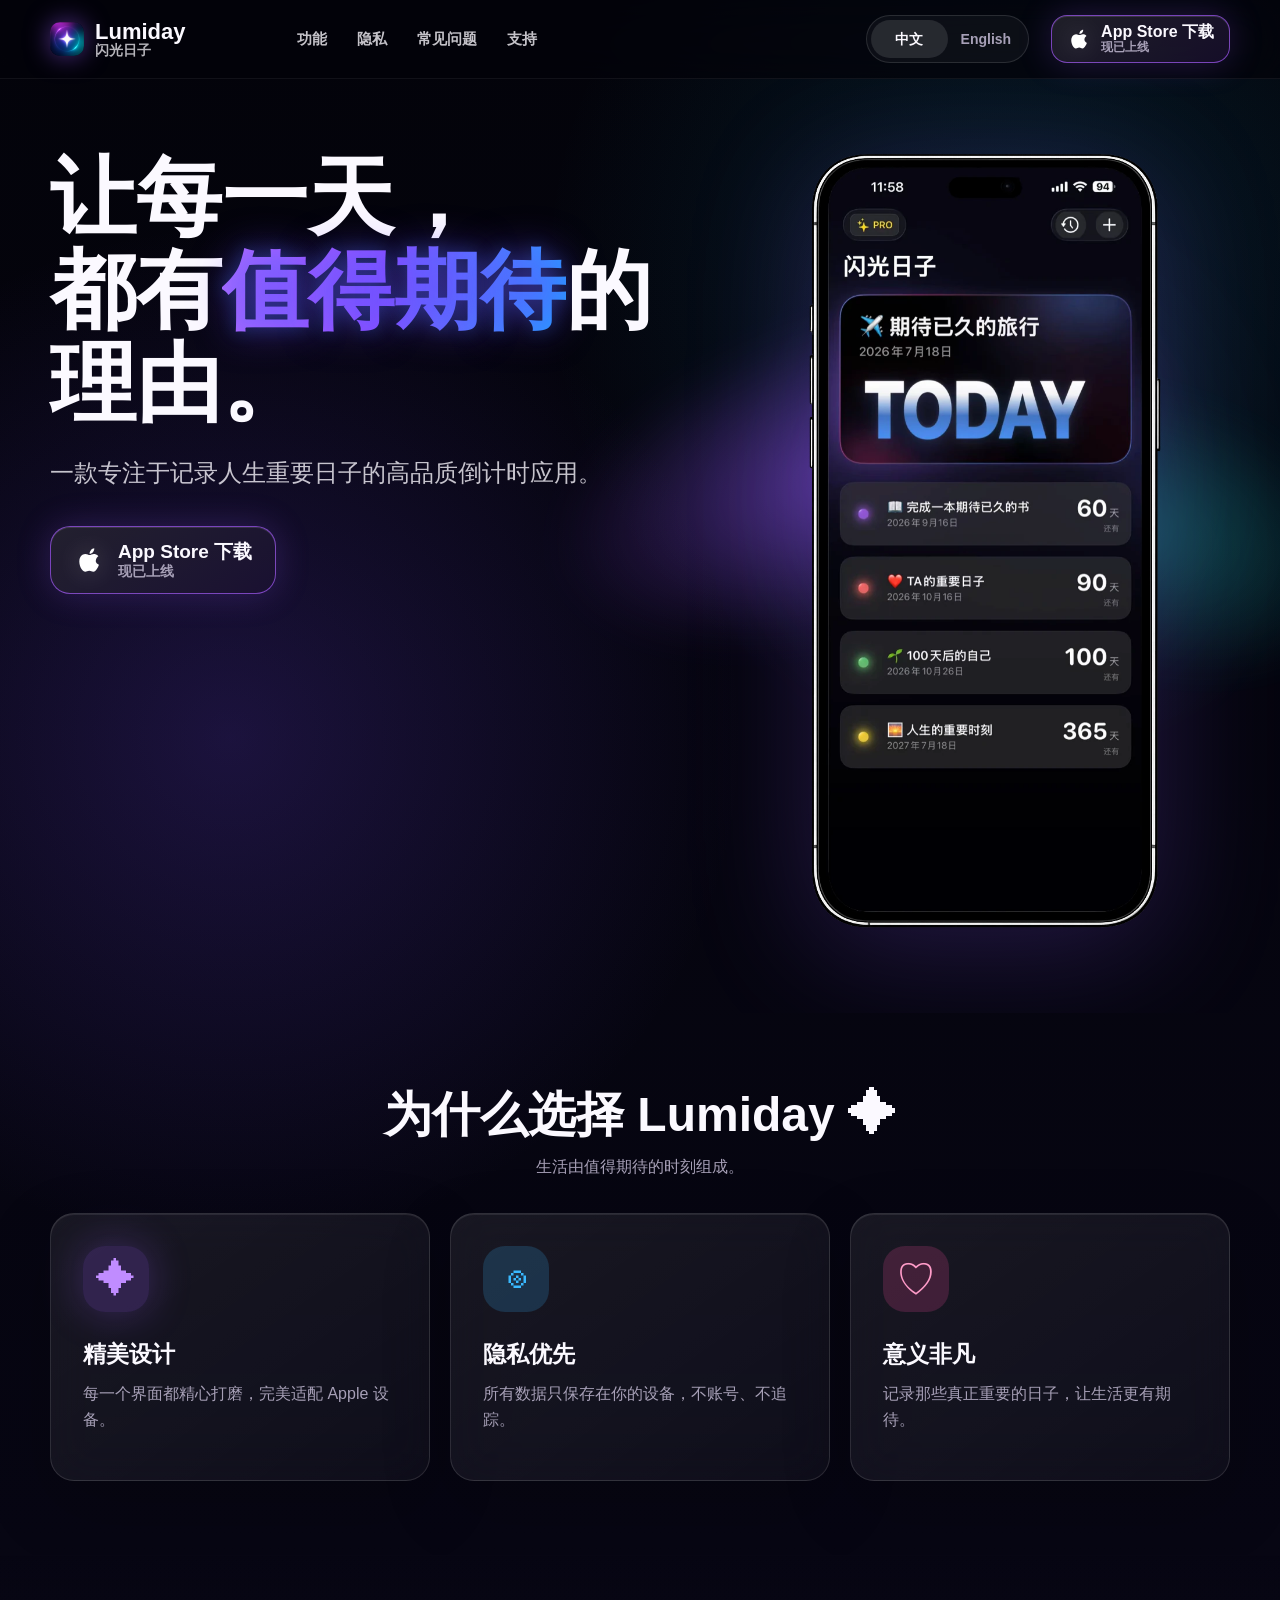
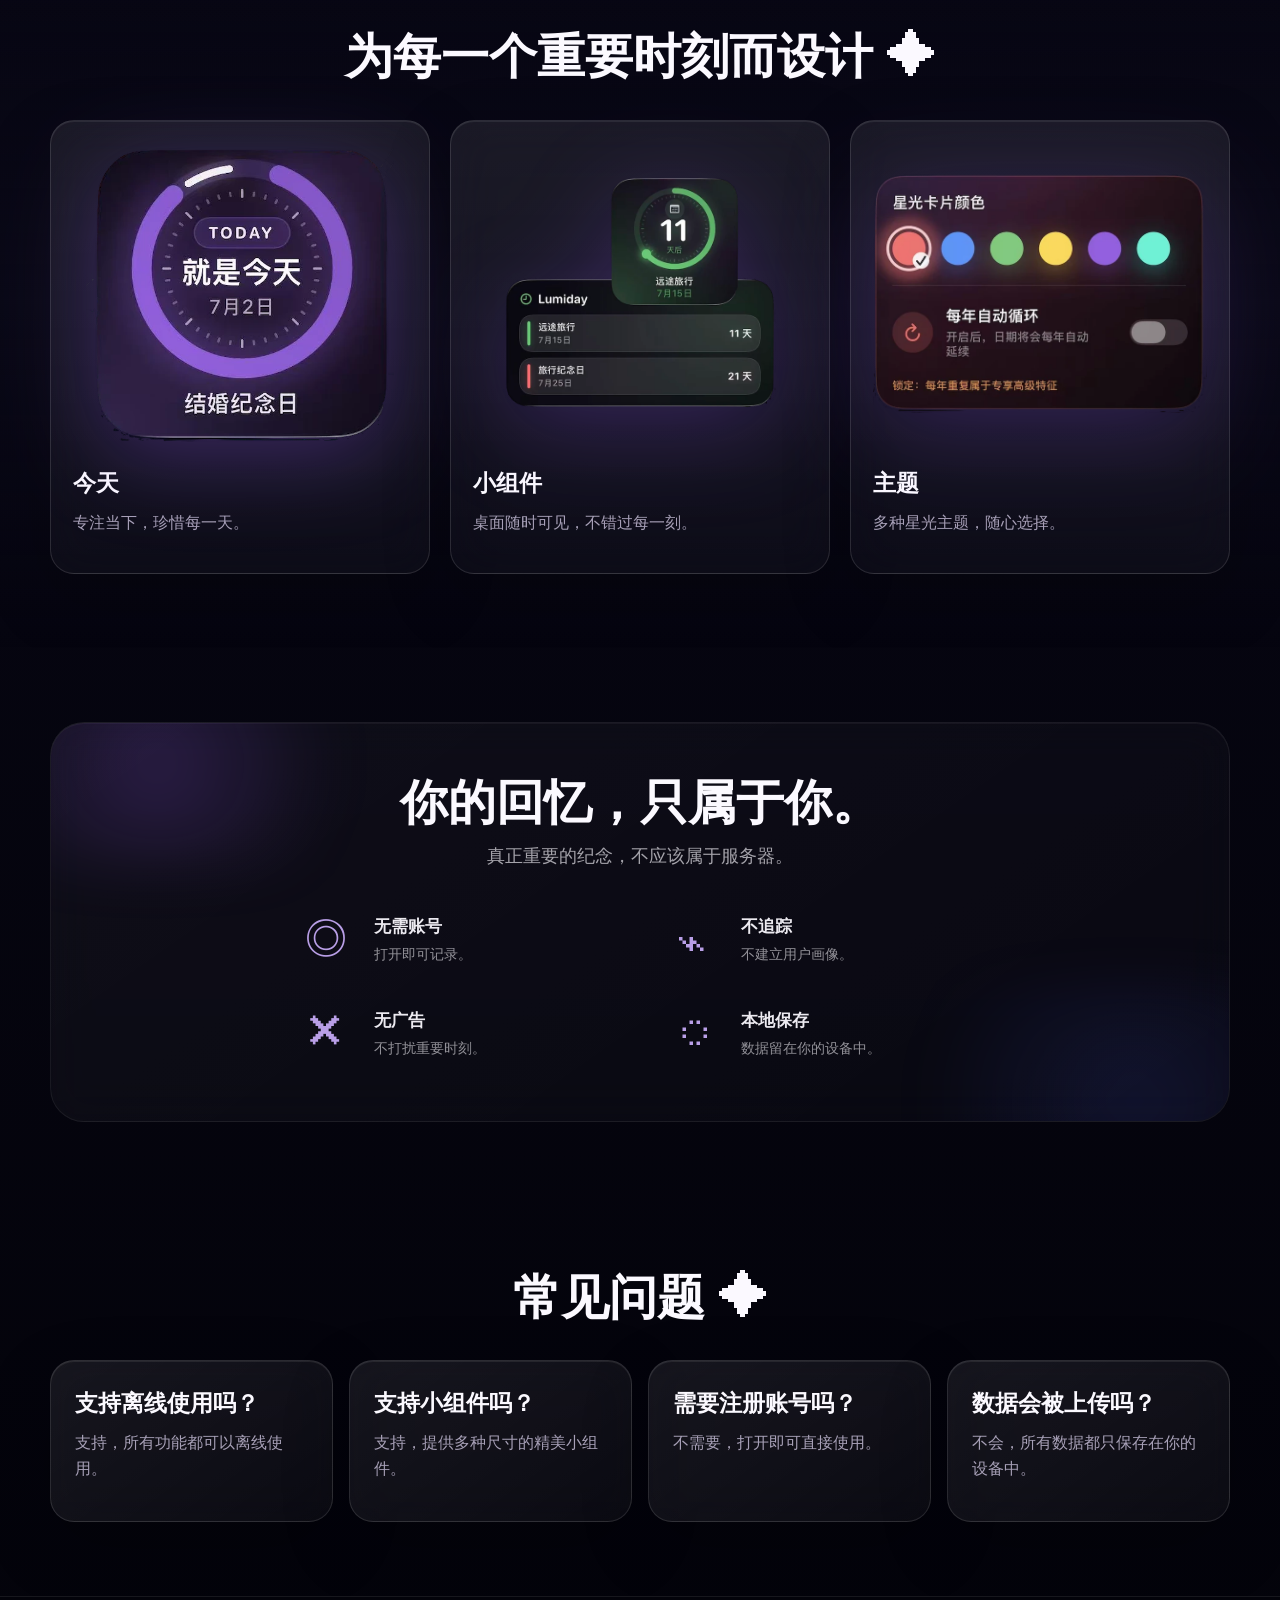
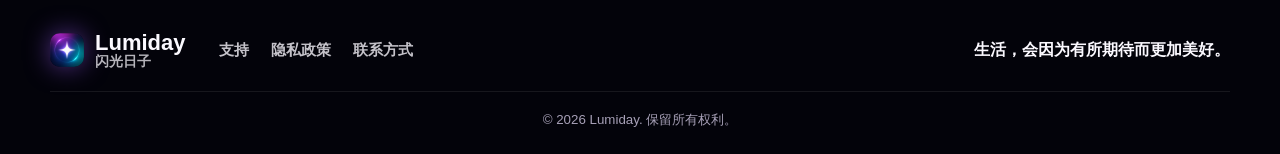
<file: index.html>
<!doctype html>
<html lang="zh-CN">
  <head>
    <meta charset="utf-8">
    <meta name="viewport" content="width=device-width, initial-scale=1">
    <meta name="description" content="Lumiday / 闪光日子，一款专注于记录人生重要日子的高品质倒计时应用。">
    <meta property="og:title" content="Lumiday | 闪光日子">
    <meta property="og:description" content="记录那些值得等待、值得庆祝、值得放在心上的时刻。">
    <meta property="og:url" content="https://ciakon.com/">
    <meta property="og:type" content="website">
    <meta property="og:image" content="https://ciakon.com/assets/og-image.png">
    <title>Lumiday | 闪光日子</title>
    <link rel="icon" href="favicon.svg" type="image/svg+xml">
    <link rel="apple-touch-icon" href="https://ciakon.com/assets/apple-touch-icon.png">
    <link rel="stylesheet" href="styles.css">
  </head>
  <body>
    <a class="skip-link" href="#main" data-i18n="skip">跳到主要内容</a>
    <header class="site-header">
      <nav class="nav-shell" aria-label="Primary navigation">
        <a class="brand" href="index.html" aria-label="Lumiday home">
          <img class="brand-logo" src="assets/lumiday-logo.png" alt="" width="34" height="34">
          <span class="brand-copy">
            <strong>Lumiday</strong>
            <small data-i18n="brandChinese">闪光日子</small>
          </span>
        </a>
        <div class="nav-links" aria-label="Page sections">
          <a href="#features" data-i18n="navFeatures">功能</a>
          <a href="#privacy" data-i18n="navPrivacy">隐私</a>
          <a href="#faq" data-i18n="navFaq">常见问题</a>
          <a href="support.html" data-i18n="navSupport">支持</a>
        </div>
        <div class="nav-actions">
          <div class="language-toggle" role="group" aria-label="Language">
            <button class="active" type="button" data-lang="zh">中文</button>
            <button type="button" data-lang="en">English</button>
          </div>
          <a class="store-button compact" href="https://apps.apple.com/app/lumiday/id6785448305" aria-label="App Store download">
            <svg class="apple-icon" aria-hidden="true" viewBox="0 0 24 24">
              <path d="M17.4 12.7c0-2.4 2-3.6 2.1-3.7-1.1-1.6-2.8-1.8-3.4-1.8-1.5-.1-2.8.9-3.6.9-.8 0-2-.9-3.3-.9-1.7 0-3.3 1-4.1 2.5-1.8 3-.5 7.5 1.2 10 0 0 1.1 1.8 2.7 1.7 1.2 0 1.7-.8 3.2-.8 1.5 0 1.9.8 3.2.8 1.4 0 2.3-1.3 3.1-2.6 1-1.5 1.4-2.9 1.4-3-.1 0-2.5-1-2.5-3.1zM15.2 5.7c.7-.8 1.1-1.9 1-3-.9 0-2 .6-2.7 1.4-.6.7-1.1 1.8-1 2.8 1 .1 2-.5 2.7-1.2z"/>
            </svg>
            <span>
              <strong data-i18n="appStore">App Store 下载</strong>
              <small data-i18n="comingSoon">即将上线</small>
            </span>
          </a>
        </div>
      </nav>
    </header>

    <main id="main">
      <section class="hero section-bleed">
        <div class="aurora aurora-one" aria-hidden="true"></div>
        <div class="aurora aurora-two" aria-hidden="true"></div>
        <div class="section-inner hero-grid">
          <div class="hero-copy reveal">
            <h1 data-i18n="heroTitle">让每一天，<br>都有<span class="hero-highlight">值得期待</span>的理由。</h1>
            <p class="hero-subtitle" data-i18n="heroSubtitle">一款专注于记录人生重要日子的高品质倒计时应用。</p>
            <div class="hero-actions" id="download">
              <a class="store-button" href="https://apps.apple.com/app/lumiday/id6785448305" aria-label="App Store download">
                <svg class="apple-icon" aria-hidden="true" viewBox="0 0 24 24">
                  <path d="M17.4 12.7c0-2.4 2-3.6 2.1-3.7-1.1-1.6-2.8-1.8-3.4-1.8-1.5-.1-2.8.9-3.6.9-.8 0-2-.9-3.3-.9-1.7 0-3.3 1-4.1 2.5-1.8 3-.5 7.5 1.2 10 0 0 1.1 1.8 2.7 1.7 1.2 0 1.7-.8 3.2-.8 1.5 0 1.9.8 3.2.8 1.4 0 2.3-1.3 3.1-2.6 1-1.5 1.4-2.9 1.4-3-.1 0-2.5-1-2.5-3.1zM15.2 5.7c.7-.8 1.1-1.9 1-3-.9 0-2 .6-2.7 1.4-.6.7-1.1 1.8-1 2.8 1 .1 2-.5 2.7-1.2z"/>
                </svg>
                <span>
                  <strong data-i18n="appStore">App Store 下载</strong>
                  <small data-i18n="comingSoon">即将上线</small>
                </span>
              </a>
            </div>
          </div>

          <div class="hero-visual reveal" aria-label="Lumiday app preview">
            <div class="hero-device">
              <img class="hero-phone-image" src="assets/iPhone-max-cn@1x.webp" alt="Lumiday app screenshot on iPhone 15 Pro Max" loading="eager" fetchpriority="high" decoding="async">
            </div>
          </div>
        </div>
      </section>

      <section class="section" id="why">
        <div class="section-inner">
          <div class="section-heading reveal">
            <h2 data-i18n="whyTitle">为什么选择 Lumiday ✦</h2>
            <p data-i18n="whySubtitle">生活由值得期待的时刻组成。</p>
          </div>
          <div class="card-grid three">
            <article class="glass-card reveal">
              <span class="icon-orb purple">✦</span>
              <h3 data-i18n="designTitle">精美设计</h3>
              <p data-i18n="designBody">每一个界面都精心打磨，完美适配 Apple 设备。</p>
            </article>
            <article class="glass-card reveal">
              <span class="icon-orb blue">⌾</span>
              <h3 data-i18n="privacyTitle">隐私优先</h3>
              <p data-i18n="privacyBody">所有数据只保存在你的设备，不账号、不追踪。</p>
            </article>
            <article class="glass-card reveal">
              <span class="icon-orb pink">♡</span>
              <h3 data-i18n="meaningTitle">意义非凡</h3>
              <p data-i18n="meaningBody">记录那些真正重要的日子，让生活更有期待。</p>
            </article>
          </div>
        </div>
      </section>

      <section class="section feature-section" id="features">
        <div class="section-inner">
          <div class="section-heading reveal">
            <h2 data-i18n="momentsTitle">为每一个重要时刻而设计 ✦</h2>
          </div>
          <div class="feature-grid">
            <article class="feature-card reveal">
              <div class="mini-phone today-preview">
                <img class="feature-shot today-shot" src="assets/today-card.webp" alt="就是今天" loading="lazy" decoding="async">
              </div>
              <h3 data-i18n="todayTitle">今天</h3>
              <p data-i18n="todayBody">专注当下，珍惜每一天。</p>
            </article>
            <article class="feature-card reveal wide-feature">
              <div class="widget-stage">
                <img class="feature-shot widget-shot" src="assets/widget-card.webp" alt="小组件" loading="lazy" decoding="async">
              </div>
              <h3 data-i18n="widgetTitle">小组件</h3>
              <p data-i18n="widgetBody">桌面随时可见，不错过每一刻。</p>
            </article>
            <article class="feature-card reveal">
              <div class="mini-phone theme-preview">
                <img class="feature-shot theme-shot" src="assets/theme-card.webp" alt="星光卡片主题" loading="lazy" decoding="async">
              </div>
              <h3 data-i18n="themeTitle">主题</h3>
              <p data-i18n="themeBody">多种星光主题，随心选择。</p>
            </article>
          </div>
        </div>
      </section>

      <section class="section" id="privacy">
        <div class="section-inner">
          <div class="privacy-panel reveal">
            <h2 data-i18n="privacySectionTitle">你的回忆，只属于你。</h2>
            <p class="privacy-lede" data-i18n="privacySectionBody">真正重要的纪念，不应该属于服务器。</p>
            <div class="privacy-points">
              <div class="privacy-promise">
                <span class="privacy-symbol" aria-hidden="true">◎</span>
                <span>
                  <strong data-i18n="privacyPoint1">无需账号</strong>
                  <small data-i18n="privacyPointBody1">打开即可记录。</small>
                </span>
              </div>
              <div class="privacy-promise">
                <span class="privacy-symbol" aria-hidden="true">⌁</span>
                <span>
                  <strong data-i18n="privacyPoint2">不追踪</strong>
                  <small data-i18n="privacyPointBody2">不建立用户画像。</small>
                </span>
              </div>
              <div class="privacy-promise">
                <span class="privacy-symbol" aria-hidden="true">✕</span>
                <span>
                  <strong data-i18n="privacyPoint3">无广告</strong>
                  <small data-i18n="privacyPointBody3">不打扰重要时刻。</small>
                </span>
              </div>
              <div class="privacy-promise">
                <span class="privacy-symbol" aria-hidden="true">◌</span>
                <span>
                  <strong data-i18n="privacyPoint4">本地保存</strong>
                  <small data-i18n="privacyPointBody4">数据留在你的设备中。</small>
                </span>
              </div>
            </div>
          </div>
        </div>
      </section>

      <section class="section" id="faq">
        <div class="section-inner">
          <div class="section-heading reveal">
            <h2 data-i18n="faqTitle">常见问题 ✦</h2>
          </div>
          <div class="faq-grid">
            <article class="faq-item reveal">
              <h3 data-i18n="faqQ1">支持离线使用吗？</h3>
              <p data-i18n="faqA1">支持，所有功能都可以离线使用。</p>
            </article>
            <article class="faq-item reveal">
              <h3 data-i18n="faqQ2">支持小组件吗？</h3>
              <p data-i18n="faqA2">支持，提供多种尺寸的精美小组件。</p>
            </article>
            <article class="faq-item reveal">
              <h3 data-i18n="faqQ3">需要注册账号吗？</h3>
              <p data-i18n="faqA3">不需要，打开即可直接使用。</p>
            </article>
            <article class="faq-item reveal">
              <h3 data-i18n="faqQ4">数据会被上传吗？</h3>
              <p data-i18n="faqA4">不会，所有数据都只保存在你的设备中。</p>
            </article>
          </div>
        </div>
      </section>
    </main>

    <footer class="site-footer">
      <div class="section-inner footer-grid">
        <a class="brand footer-brand" href="index.html">
          <img class="brand-logo" src="assets/lumiday-logo.png" alt="" width="34" height="34">
          <span class="brand-copy">
            <strong>Lumiday</strong>
            <small data-i18n="brandChinese">闪光日子</small>
          </span>
        </a>
        <div class="footer-links">
          <a href="support.html" data-i18n="navSupport">支持</a>
          <a href="privacy.html" data-i18n="privacyPolicy" data-locale-route="privacy">隐私政策</a>
          <a href="contact.html" data-i18n="contact">联系方式</a>
        </div>
        <p class="footer-note" data-i18n="footerLine">生活，会因为有所期待而更加美好。</p>
      </div>
      <div class="section-inner footer-bottom">
        <small>© 2026 Lumiday. <span data-i18n="rights">保留所有权利。</span></small>
      </div>
    </footer>
    <script src="script.js"></script>
  </body>
</html>
</file>
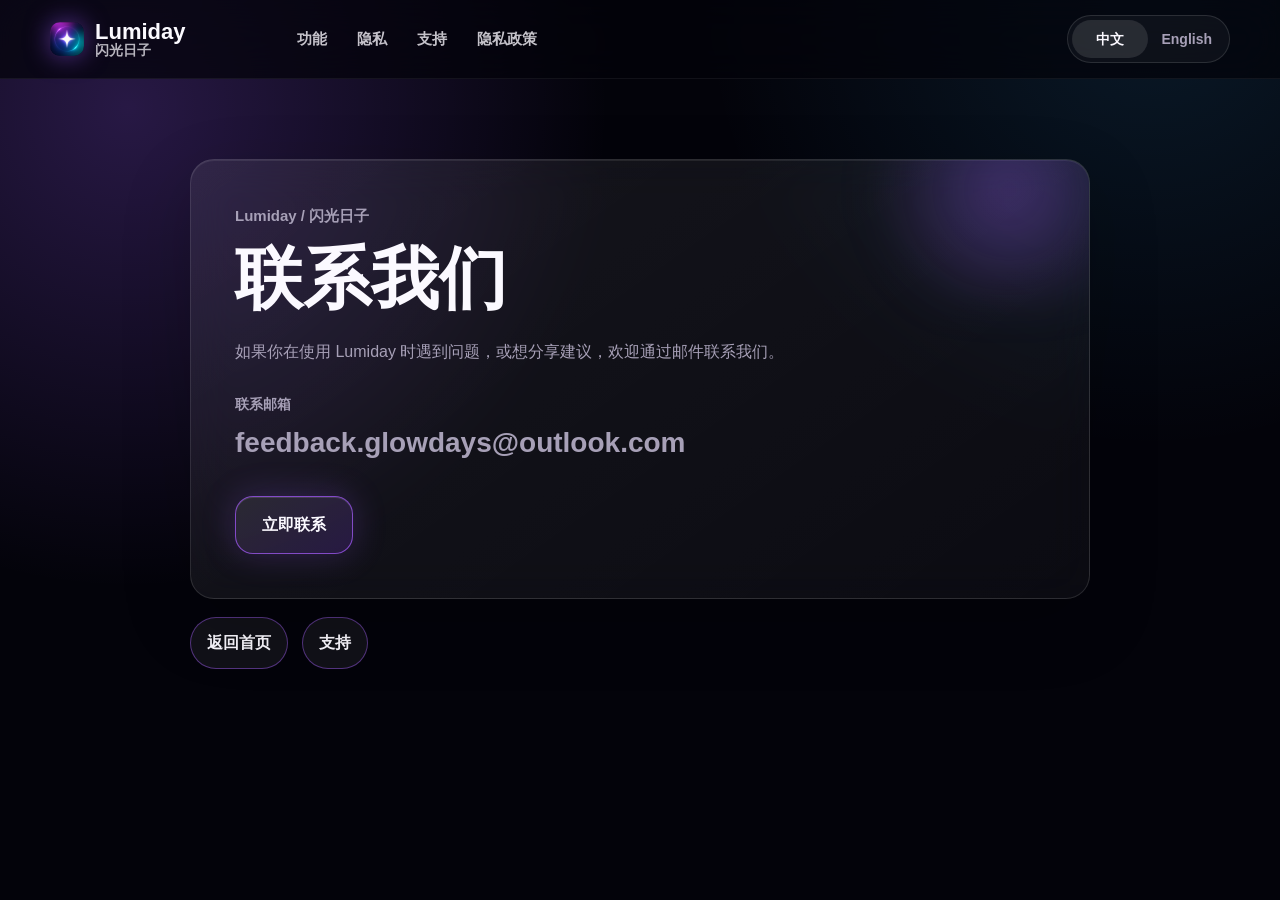
<file: contact.html>
<!doctype html>
<html lang="zh-CN">
  <head>
    <meta charset="utf-8">
    <meta name="viewport" content="width=device-width, initial-scale=1">
    <meta name="description" content="联系 Lumiday 支持团队。" data-i18n-content="contactPageDescription">
    <title data-i18n-title="contactPageMetaTitle">Lumiday 联系我们</title>
    <link rel="icon" href="favicon.svg" type="image/svg+xml">
    <link rel="stylesheet" href="styles.css">
  </head>
  <body class="subpage">
    <header class="site-header">
      <nav class="nav-shell" aria-label="Primary navigation">
        <a class="brand" href="index.html">
          <img class="brand-logo" src="assets/lumiday-logo.png" alt="" width="34" height="34">
          <span class="brand-copy">
            <strong>Lumiday</strong>
            <small data-i18n="brandChinese">闪光日子</small>
          </span>
        </a>
        <div class="nav-links">
          <a href="index.html#features" data-i18n="navFeatures">功能</a>
          <a href="index.html#privacy" data-i18n="navPrivacy">隐私</a>
          <a href="support.html" data-i18n="navSupport">支持</a>
          <a href="privacy.html" data-i18n="privacyPolicy" data-locale-route="privacy">隐私政策</a>
        </div>
        <div class="language-toggle" role="group" aria-label="Language">
          <button class="active" type="button" data-lang="zh">中文</button>
          <button type="button" data-lang="en">English</button>
        </div>
      </nav>
    </header>

    <main class="page-main contact-main">
      <section class="page-card contact-card reveal">
        <p class="eyebrow" data-i18n="contactEyebrow">Lumiday / 闪光日子</p>
        <h1 data-i18n="contactPageTitle">联系我们</h1>
        <p data-i18n="contactIntro">如果你在使用 Lumiday 时遇到问题，或想分享建议，欢迎通过邮件联系我们。</p>
        <p class="contact-label" data-i18n="contactEmailLabel">联系邮箱</p>
        <p class="contact-email">feedback.glowdays@outlook.com</p>
        <div class="contact-actions">
          <a class="primary-contact-button" href="mailto:feedback.glowdays@outlook.com" data-i18n="contactNow">立即联系</a>
        </div>
      </section>

      <nav class="page-links" aria-label="Contact links">
        <a href="index.html" data-i18n="backHome">返回首页</a>
        <a href="support.html" data-i18n="navSupport">支持</a>
      </nav>
    </main>
    <script src="script.js"></script>
  </body>
</html>
</file>
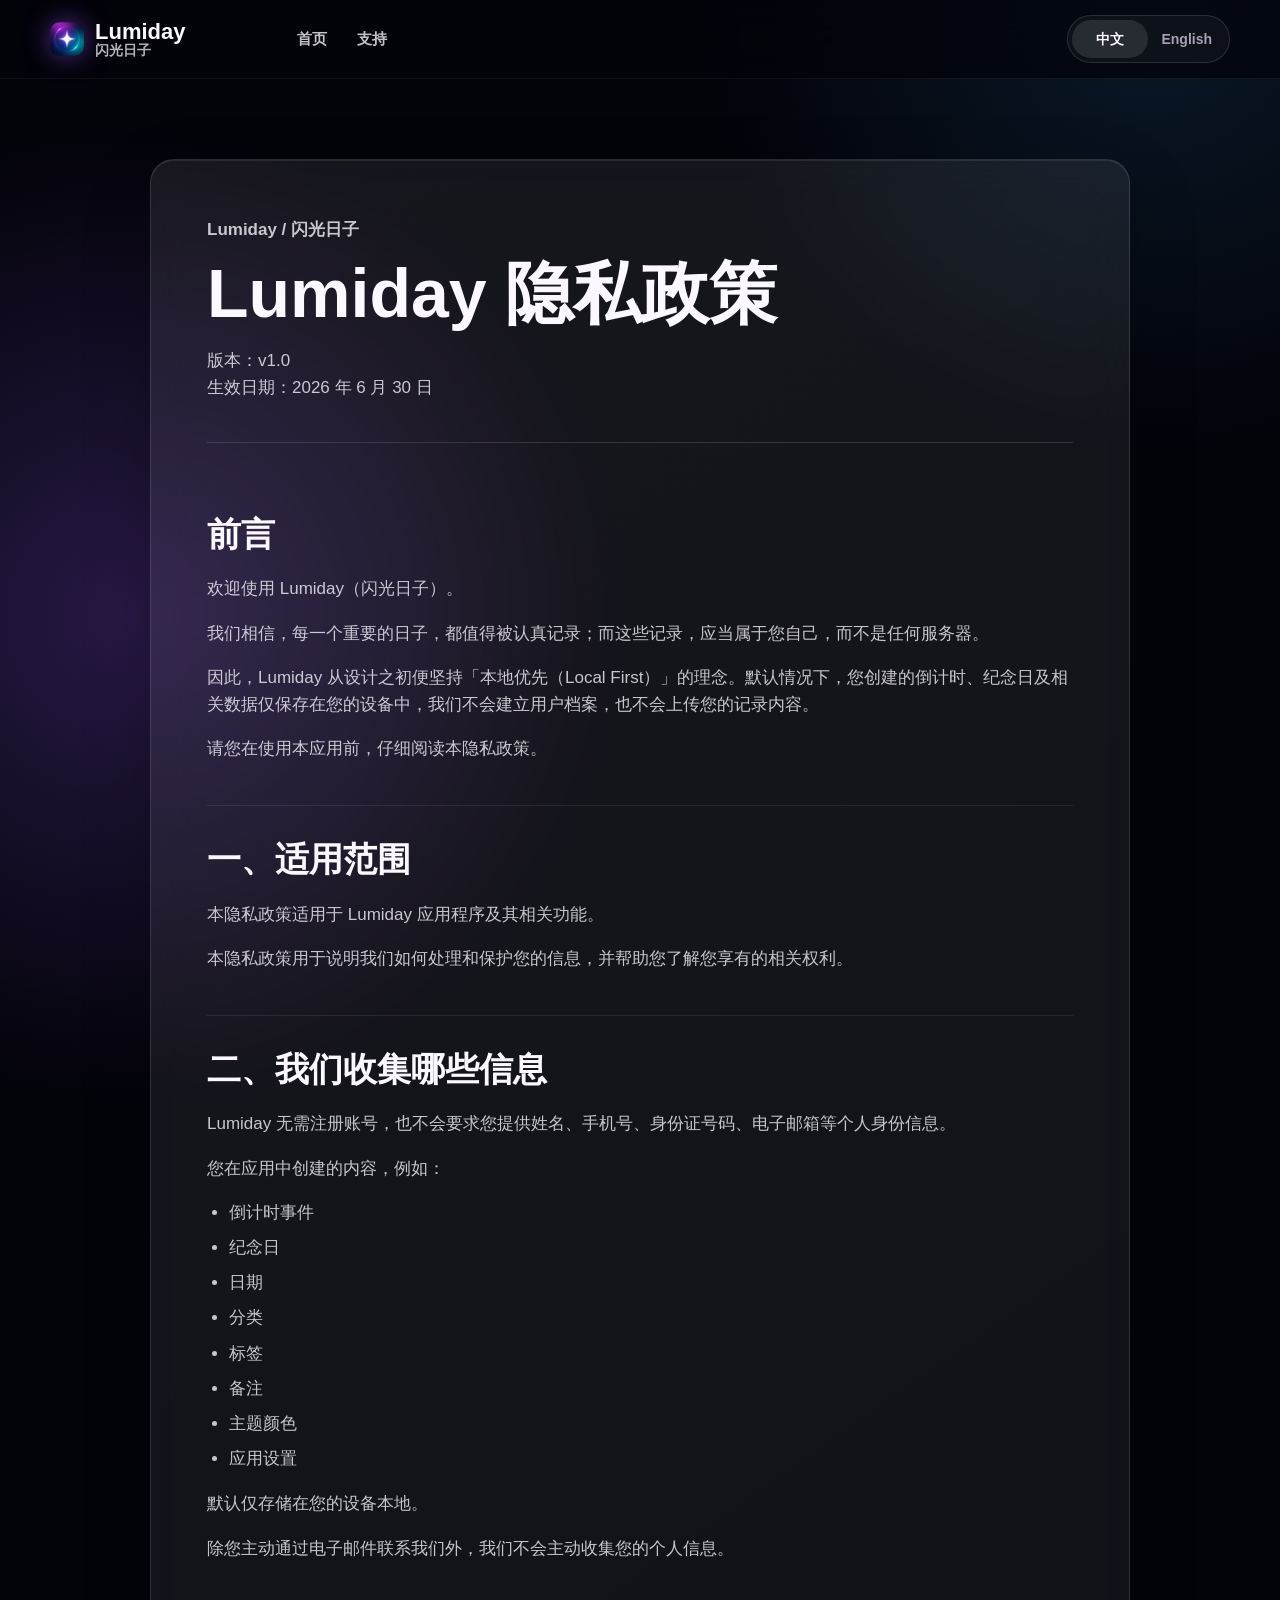
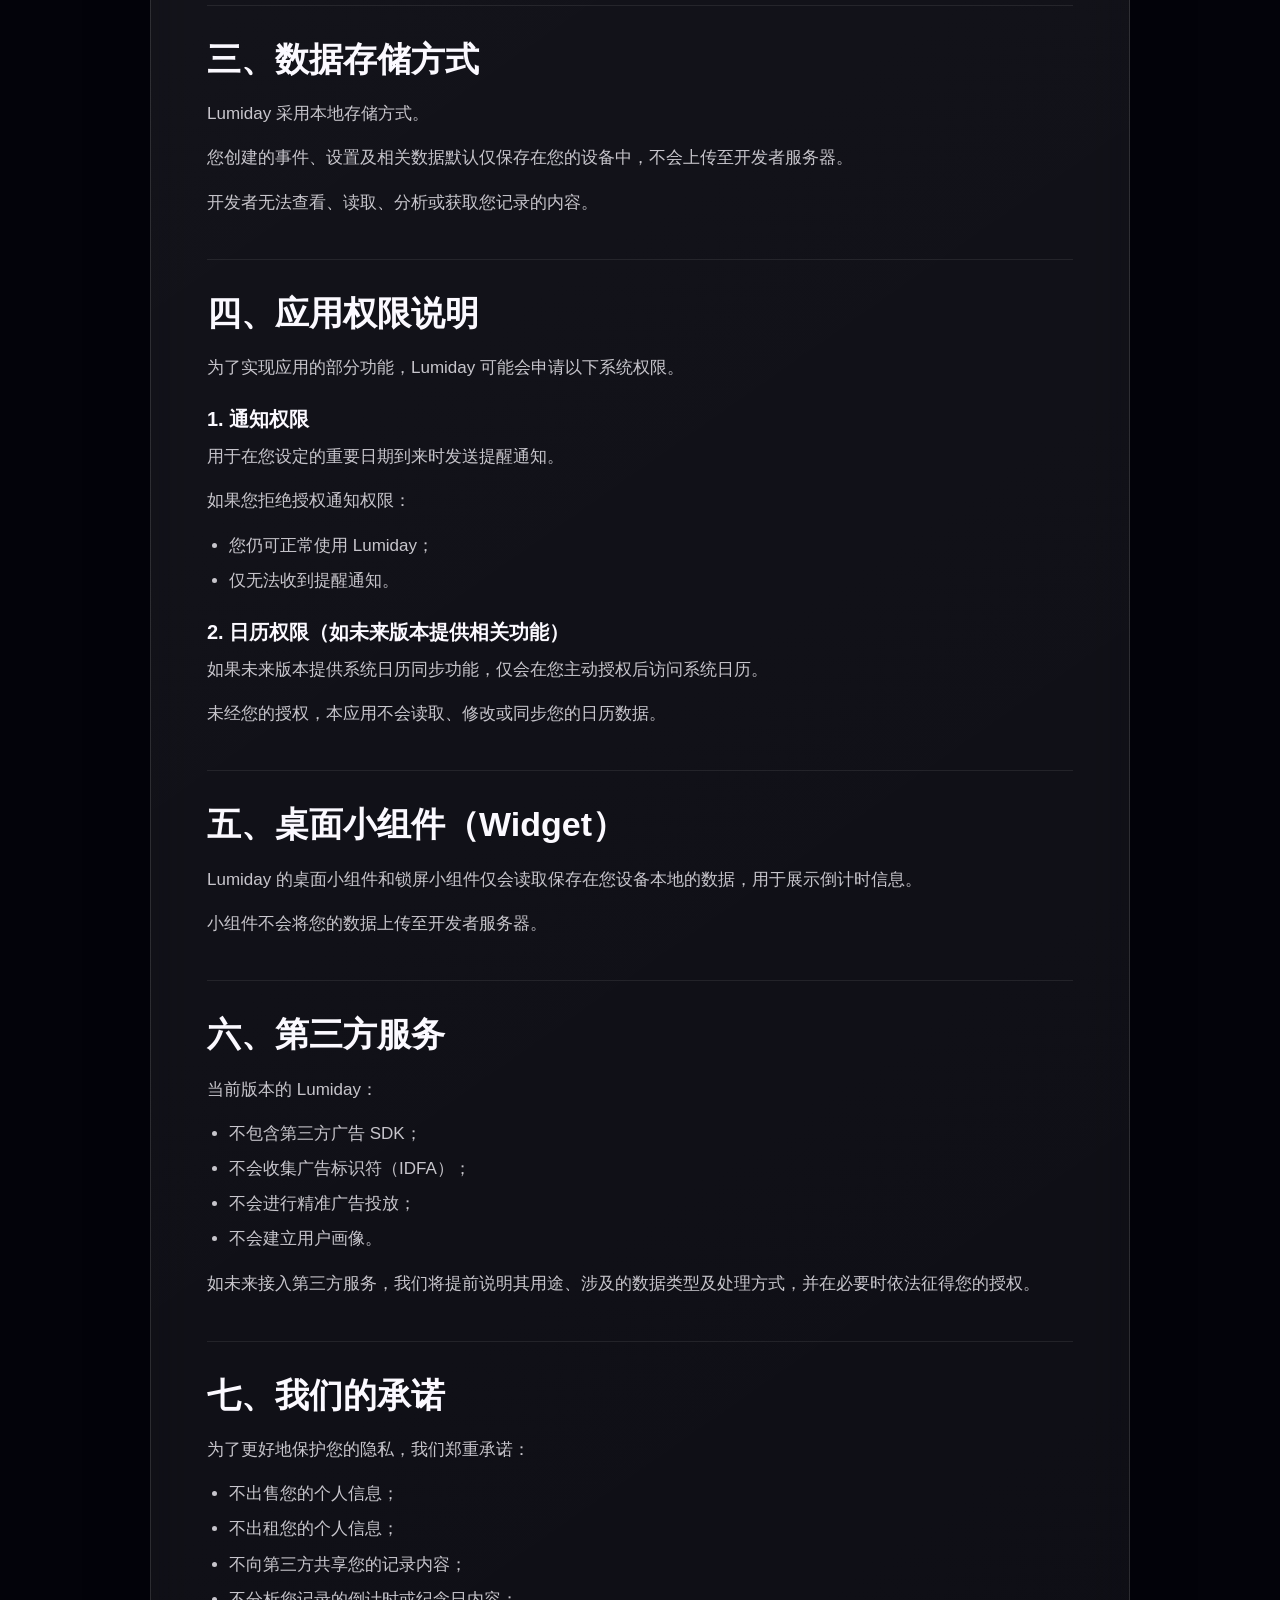
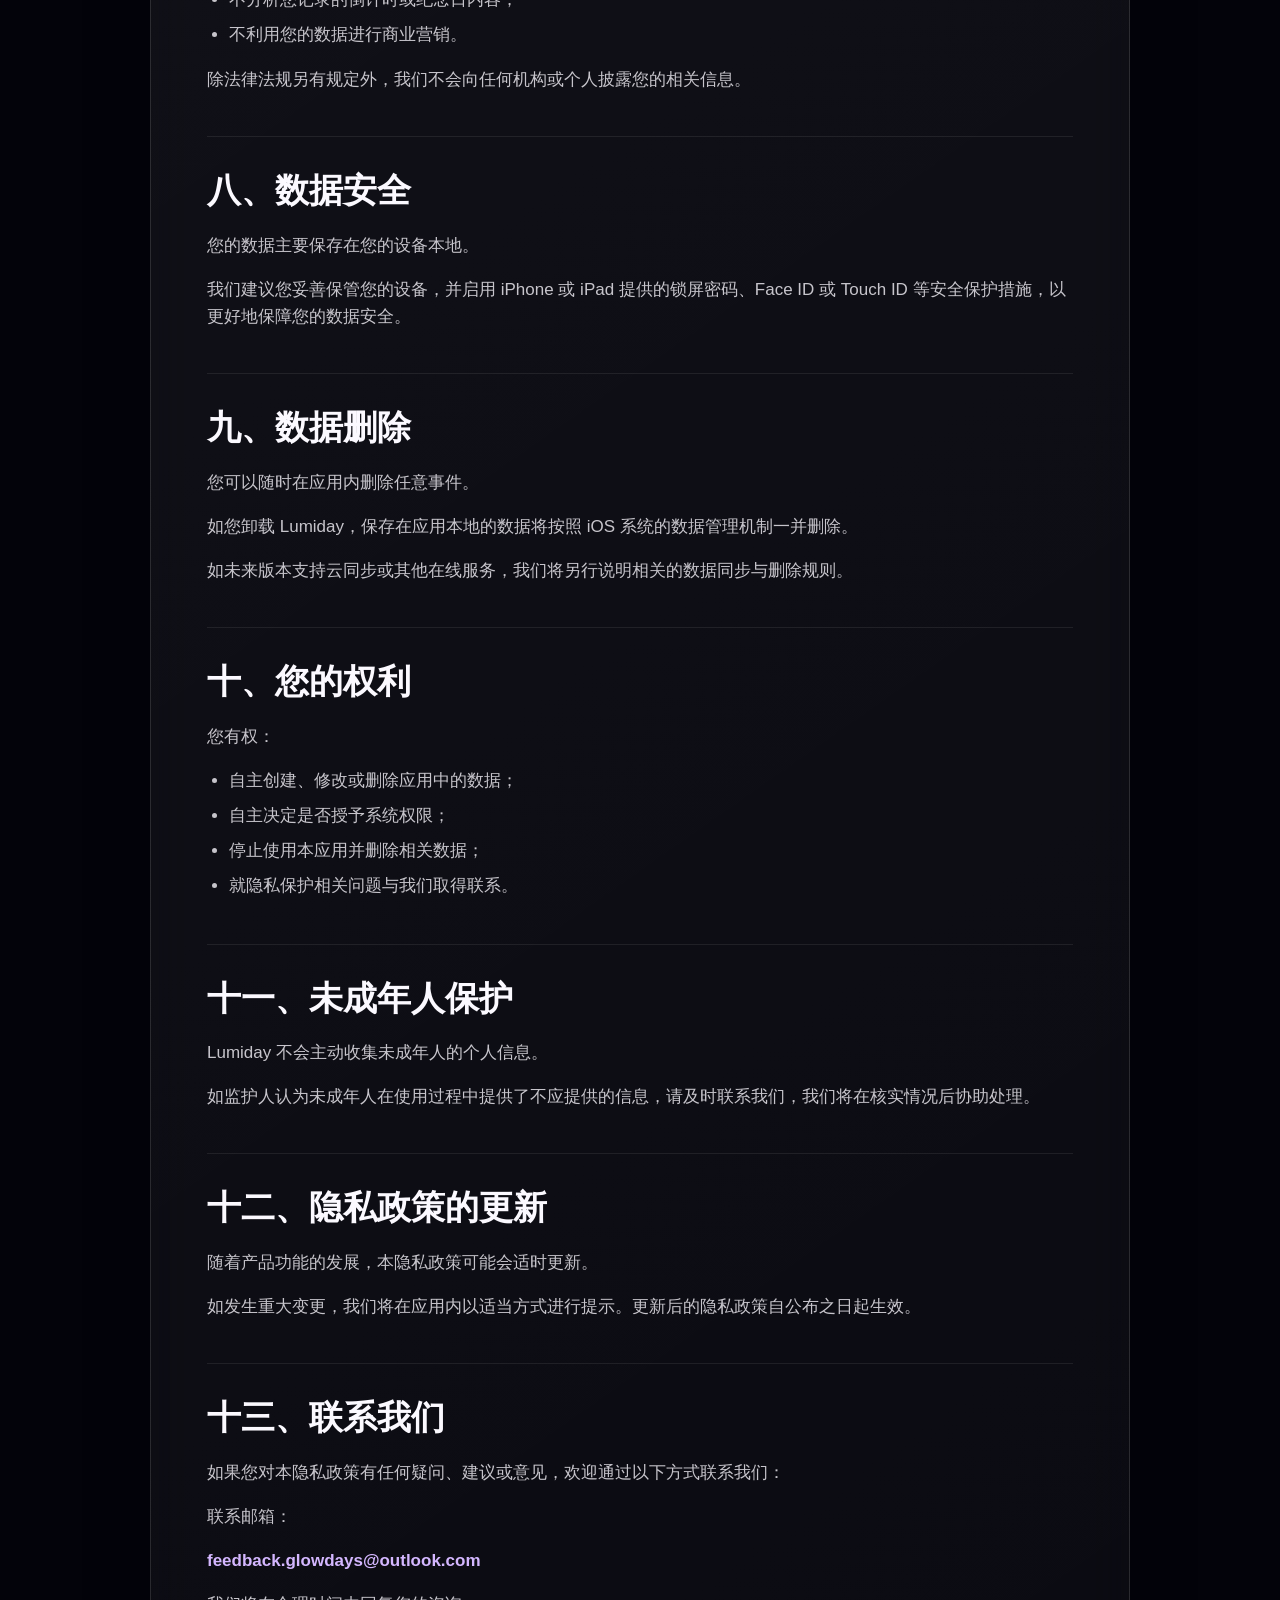
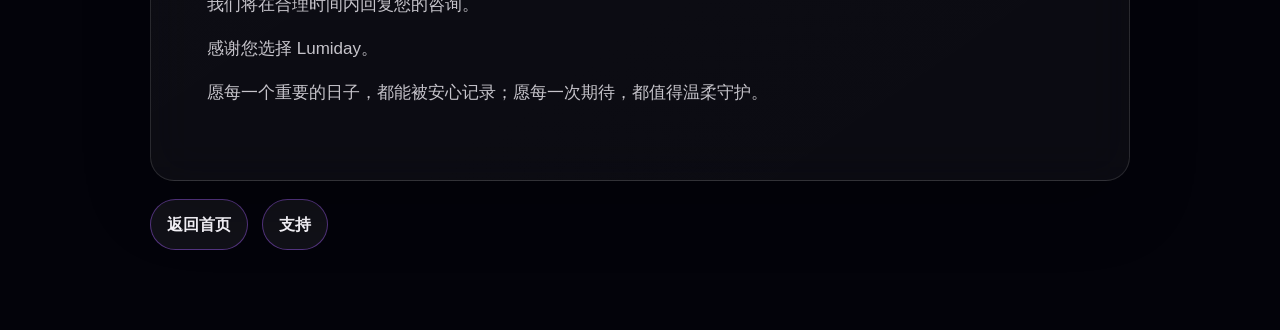
<file: privacy.html>
<!doctype html>
<html lang="zh-CN">
  <head>
    <meta charset="utf-8">
    <meta name="viewport" content="width=device-width, initial-scale=1">
    <meta name="description" content="Lumiday privacy policy.">
    <title>Lumiday Privacy Policy</title>
    <link rel="icon" href="favicon.svg" type="image/svg+xml">
    <link rel="stylesheet" href="styles.css">
  </head>
  <body class="subpage">
    <header class="site-header">
      <nav class="nav-shell" aria-label="Primary navigation">
        <a class="brand" href="index.html">
          <img class="brand-logo" src="assets/lumiday-logo.png" alt="" width="34" height="34">
          <span class="brand-copy">
            <strong>Lumiday</strong>
            <small data-i18n="brandChinese">闪光日子</small>
          </span>
        </a>
        <div class="nav-links">
          <a href="index.html" data-i18n="navHome">首页</a>
          <a href="support.html" data-i18n="navSupport">支持</a>
        </div>
        <div class="language-toggle" role="group" aria-label="Language">
          <button class="active" type="button" data-lang="zh">中文</button>
          <button type="button" data-lang="en">English</button>
        </div>
      </nav>
    </header>

    <main class="page-main policy-main">
      <article class="page-card policy-card policy-copy policy-zh">
        <header class="policy-header">
          <p class="eyebrow">Lumiday / 闪光日子</p>
          <h1>Lumiday 隐私政策</h1>
          <p>版本：v1.0<br>生效日期：2026 年 6 月 30 日</p>
        </header>

        <section>
          <h2>前言</h2>
          <p>欢迎使用 Lumiday（闪光日子）。</p>
          <p>我们相信，每一个重要的日子，都值得被认真记录；而这些记录，应当属于您自己，而不是任何服务器。</p>
          <p>因此，Lumiday 从设计之初便坚持「本地优先（Local First）」的理念。默认情况下，您创建的倒计时、纪念日及相关数据仅保存在您的设备中，我们不会建立用户档案，也不会上传您的记录内容。</p>
          <p>请您在使用本应用前，仔细阅读本隐私政策。</p>
        </section>

        <section>
          <h2>一、适用范围</h2>
          <p>本隐私政策适用于 Lumiday 应用程序及其相关功能。</p>
          <p>本隐私政策用于说明我们如何处理和保护您的信息，并帮助您了解您享有的相关权利。</p>
        </section>

        <section>
          <h2>二、我们收集哪些信息</h2>
          <p>Lumiday 无需注册账号，也不会要求您提供姓名、手机号、身份证号码、电子邮箱等个人身份信息。</p>
          <p>您在应用中创建的内容，例如：</p>
          <ul>
            <li>倒计时事件</li>
            <li>纪念日</li>
            <li>日期</li>
            <li>分类</li>
            <li>标签</li>
            <li>备注</li>
            <li>主题颜色</li>
            <li>应用设置</li>
          </ul>
          <p>默认仅存储在您的设备本地。</p>
          <p>除您主动通过电子邮件联系我们外，我们不会主动收集您的个人信息。</p>
        </section>

        <section>
          <h2>三、数据存储方式</h2>
          <p>Lumiday 采用本地存储方式。</p>
          <p>您创建的事件、设置及相关数据默认仅保存在您的设备中，不会上传至开发者服务器。</p>
          <p>开发者无法查看、读取、分析或获取您记录的内容。</p>
        </section>

        <section>
          <h2>四、应用权限说明</h2>
          <p>为了实现应用的部分功能，Lumiday 可能会申请以下系统权限。</p>
          <h3>1. 通知权限</h3>
          <p>用于在您设定的重要日期到来时发送提醒通知。</p>
          <p>如果您拒绝授权通知权限：</p>
          <ul>
            <li>您仍可正常使用 Lumiday；</li>
            <li>仅无法收到提醒通知。</li>
          </ul>
          <h3>2. 日历权限（如未来版本提供相关功能）</h3>
          <p>如果未来版本提供系统日历同步功能，仅会在您主动授权后访问系统日历。</p>
          <p>未经您的授权，本应用不会读取、修改或同步您的日历数据。</p>
        </section>

        <section>
          <h2>五、桌面小组件（Widget）</h2>
          <p>Lumiday 的桌面小组件和锁屏小组件仅会读取保存在您设备本地的数据，用于展示倒计时信息。</p>
          <p>小组件不会将您的数据上传至开发者服务器。</p>
        </section>

        <section>
          <h2>六、第三方服务</h2>
          <p>当前版本的 Lumiday：</p>
          <ul>
            <li>不包含第三方广告 SDK；</li>
            <li>不会收集广告标识符（IDFA）；</li>
            <li>不会进行精准广告投放；</li>
            <li>不会建立用户画像。</li>
          </ul>
          <p>如未来接入第三方服务，我们将提前说明其用途、涉及的数据类型及处理方式，并在必要时依法征得您的授权。</p>
        </section>

        <section>
          <h2>七、我们的承诺</h2>
          <p>为了更好地保护您的隐私，我们郑重承诺：</p>
          <ul>
            <li>不出售您的个人信息；</li>
            <li>不出租您的个人信息；</li>
            <li>不向第三方共享您的记录内容；</li>
            <li>不分析您记录的倒计时或纪念日内容；</li>
            <li>不利用您的数据进行商业营销。</li>
          </ul>
          <p>除法律法规另有规定外，我们不会向任何机构或个人披露您的相关信息。</p>
        </section>

        <section>
          <h2>八、数据安全</h2>
          <p>您的数据主要保存在您的设备本地。</p>
          <p>我们建议您妥善保管您的设备，并启用 iPhone 或 iPad 提供的锁屏密码、Face ID 或 Touch ID 等安全保护措施，以更好地保障您的数据安全。</p>
        </section>

        <section>
          <h2>九、数据删除</h2>
          <p>您可以随时在应用内删除任意事件。</p>
          <p>如您卸载 Lumiday，保存在应用本地的数据将按照 iOS 系统的数据管理机制一并删除。</p>
          <p>如未来版本支持云同步或其他在线服务，我们将另行说明相关的数据同步与删除规则。</p>
        </section>

        <section>
          <h2>十、您的权利</h2>
          <p>您有权：</p>
          <ul>
            <li>自主创建、修改或删除应用中的数据；</li>
            <li>自主决定是否授予系统权限；</li>
            <li>停止使用本应用并删除相关数据；</li>
            <li>就隐私保护相关问题与我们取得联系。</li>
          </ul>
        </section>

        <section>
          <h2>十一、未成年人保护</h2>
          <p>Lumiday 不会主动收集未成年人的个人信息。</p>
          <p>如监护人认为未成年人在使用过程中提供了不应提供的信息，请及时联系我们，我们将在核实情况后协助处理。</p>
        </section>

        <section>
          <h2>十二、隐私政策的更新</h2>
          <p>随着产品功能的发展，本隐私政策可能会适时更新。</p>
          <p>如发生重大变更，我们将在应用内以适当方式进行提示。更新后的隐私政策自公布之日起生效。</p>
        </section>

        <section>
          <h2>十三、联系我们</h2>
          <p>如果您对本隐私政策有任何疑问、建议或意见，欢迎通过以下方式联系我们：</p>
          <p>联系邮箱：</p>
          <p><a class="text-link" href="mailto:feedback.glowdays@outlook.com">feedback.glowdays@outlook.com</a></p>
          <p>我们将在合理时间内回复您的咨询。</p>
          <p>感谢您选择 Lumiday。</p>
          <p>愿每一个重要的日子，都能被安心记录；愿每一次期待，都值得温柔守护。</p>
        </section>
      </article>

      <article class="page-card policy-card policy-copy policy-en">
        <header class="policy-header">
          <p class="eyebrow">Lumiday</p>
          <h1>Lumiday Privacy Policy</h1>
          <p>Version: v1.0<br>Effective Date: June 30, 2026</p>
        </header>

        <section>
          <h2>Introduction</h2>
          <p>Welcome to Lumiday.</p>
          <p>We believe every important day deserves to be remembered, and the memories you create belong to you—not to any server.</p>
          <p>From the very beginning, Lumiday has been built around a Local First philosophy. By default, your countdowns, anniversaries, settings, and related data are stored only on your device. We do not create user profiles, and we do not upload your personal records to our servers.</p>
          <p>Please read this Privacy Policy carefully before using the application.</p>
        </section>

        <section>
          <h2>1. Scope</h2>
          <p>This Privacy Policy applies to the Lumiday application and its related features.</p>
          <p>It explains how we handle and protect your information and outlines your rights regarding your data.</p>
        </section>

        <section>
          <h2>2. Information We Collect</h2>
          <p>Lumiday does not require you to create an account or provide personal information such as your name, phone number, email address, or government-issued identification.</p>
          <p>The information you create within the app may include:</p>
          <ul>
            <li>Countdown events</li>
            <li>Anniversaries</li>
            <li>Dates</li>
            <li>Categories</li>
            <li>Tags</li>
            <li>Notes</li>
            <li>Theme preferences</li>
            <li>App settings</li>
          </ul>
          <p>By default, all of this information is stored only on your device.</p>
          <p>We do not actively collect your personal information unless you voluntarily contact us by email.</p>
        </section>

        <section>
          <h2>3. How Your Data Is Stored</h2>
          <p>Lumiday uses local storage.</p>
          <p>Your events, settings, and related information are stored only on your device and are not uploaded to any developer-operated server.</p>
          <p>As the developer, we cannot view, access, analyze, or retrieve the content you create within the app.</p>
        </section>

        <section>
          <h2>4. Permissions</h2>
          <p>Lumiday may request the following system permissions to provide certain features.</p>
          <h3>Notifications</h3>
          <p>Notification permission is used only to remind you of important dates that you choose.</p>
          <p>If you choose not to grant notification permission:</p>
          <ul>
            <li>You can continue using Lumiday normally.</li>
            <li>You simply will not receive reminder notifications.</li>
          </ul>
          <h3>Calendar Access (Future Feature)</h3>
          <p>If a future version of Lumiday supports calendar synchronization, calendar access will only occur after you explicitly grant permission.</p>
          <p>Without your authorization, Lumiday will not read, modify, or synchronize your calendar data.</p>
        </section>

        <section>
          <h2>5. Widgets</h2>
          <p>Lumiday Home Screen and Lock Screen widgets read only the data stored locally on your device to display countdown information.</p>
          <p>Widgets do not transmit your data to our servers.</p>
        </section>

        <section>
          <h2>6. Third-Party Services</h2>
          <p>The current version of Lumiday:</p>
          <ul>
            <li>Does not include third-party advertising SDKs.</li>
            <li>Does not collect Apple's Advertising Identifier (IDFA).</li>
            <li>Does not perform personalized advertising.</li>
            <li>Does not build advertising or behavioral profiles.</li>
          </ul>
          <p>If third-party services are introduced in future versions, we will clearly explain what information is involved, how it is processed, and obtain your consent where required by applicable law.</p>
        </section>

        <section>
          <h2>7. Our Commitment</h2>
          <p>We are committed to protecting your privacy.</p>
          <p>Specifically, we do not:</p>
          <ul>
            <li>Sell your personal information.</li>
            <li>Rent your personal information.</li>
            <li>Share your countdowns or records with third parties.</li>
            <li>Analyze the personal content you create.</li>
            <li>Use your information for advertising or marketing purposes.</li>
          </ul>
          <p>Unless required by applicable law, we will not disclose your information to any third party.</p>
        </section>

        <section>
          <h2>8. Data Security</h2>
          <p>Your data is primarily stored on your own device.</p>
          <p>We recommend protecting your device by enabling a passcode, Face ID, Touch ID, or other security features provided by Apple.</p>
        </section>

        <section>
          <h2>9. Data Deletion</h2>
          <p>You may delete any event within the app at any time.</p>
          <p>If you uninstall Lumiday, locally stored data will be removed according to the iOS data management mechanism.</p>
          <p>If future versions introduce cloud synchronization or online services, the applicable data synchronization and deletion rules will be explained separately.</p>
        </section>

        <section>
          <h2>10. Your Rights</h2>
          <p>You have the right to:</p>
          <ul>
            <li>Create, modify, and delete your own data.</li>
            <li>Decide whether to grant system permissions.</li>
            <li>Stop using the application at any time.</li>
            <li>Contact us with questions regarding privacy.</li>
          </ul>
        </section>

        <section>
          <h2>11. Children's Privacy</h2>
          <p>Lumiday does not knowingly collect personal information from children.</p>
          <p>If a parent or guardian believes that a child has provided information that should not have been shared, please contact us. We will assist in resolving the issue after verification.</p>
        </section>

        <section>
          <h2>12. Changes to This Privacy Policy</h2>
          <p>We may update this Privacy Policy as Lumiday evolves.</p>
          <p>If significant changes are made, we will notify users through appropriate in-app notices.</p>
          <p>The updated Privacy Policy becomes effective upon publication.</p>
        </section>

        <section>
          <h2>13. Contact Us</h2>
          <p>If you have any questions, suggestions, or concerns regarding this Privacy Policy, please contact us at:</p>
          <p>Email:</p>
          <p><a class="text-link" href="mailto:feedback.glowdays@outlook.com">feedback.glowdays@outlook.com</a></p>
          <p>We will respond within a reasonable time.</p>
          <p>Thank you for choosing Lumiday.</p>
          <p>May every important day be remembered, and every meaningful moment be safely yours.</p>
        </section>
      </article>

      <nav class="page-links" aria-label="Privacy links">
        <a href="index.html" data-i18n="backHome">返回首页</a>
        <a href="support.html" data-i18n="navSupport">支持</a>
      </nav>
    </main>
    <script src="script.js"></script>
  </body>
</html>
</file>
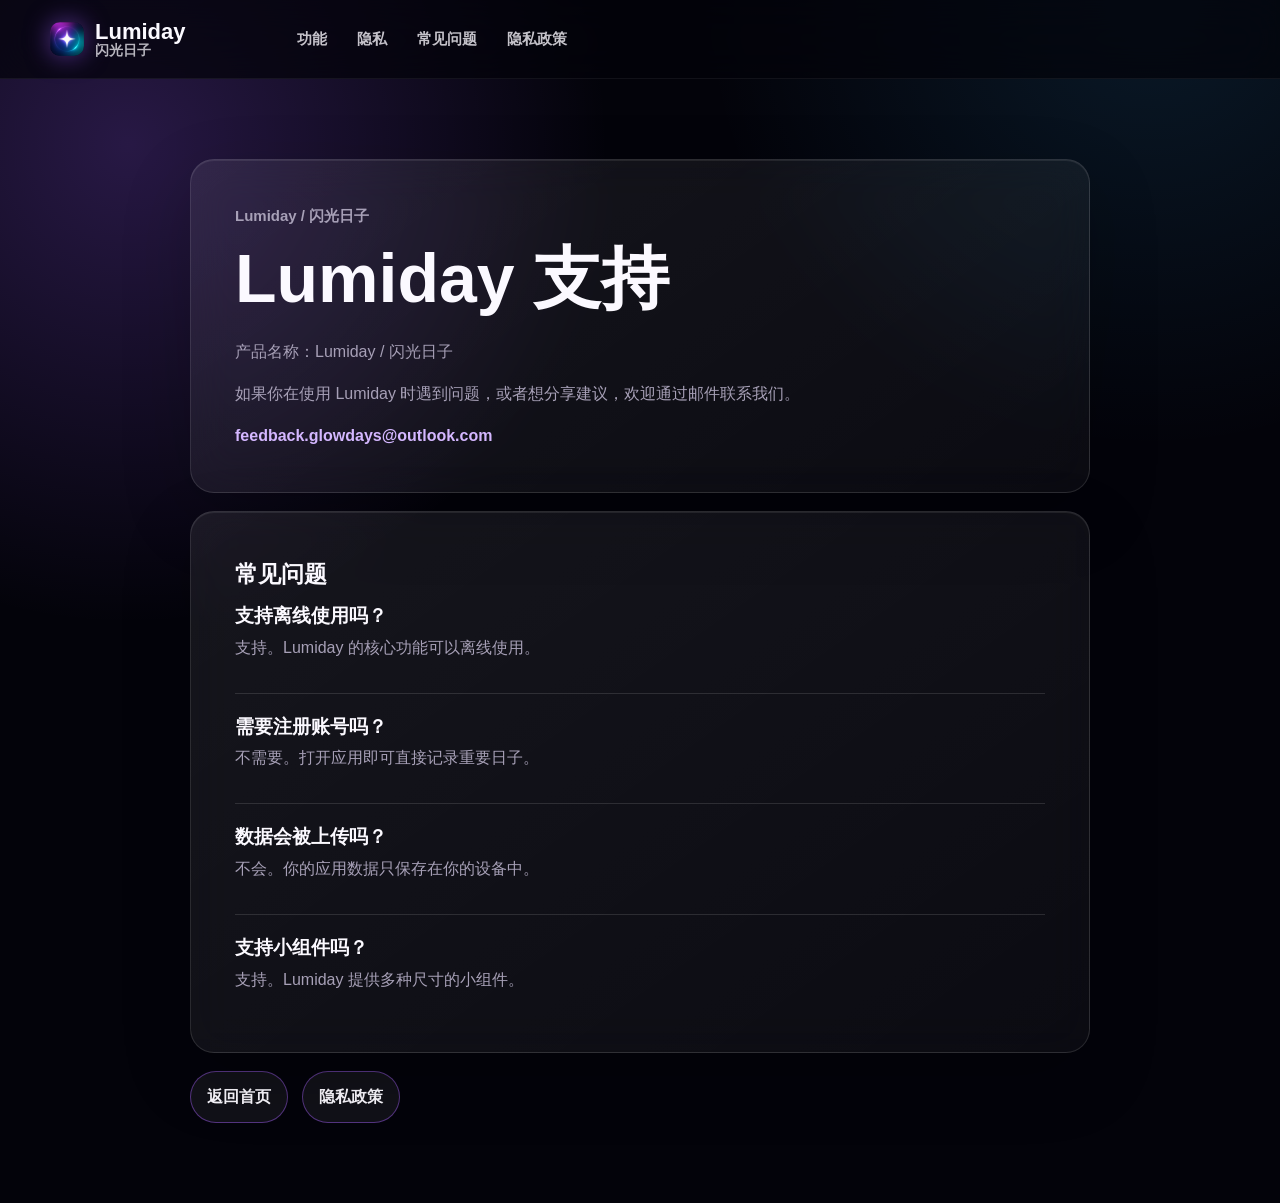
<file: support.html>
<!doctype html>
<html lang="zh-CN">
  <head>
    <meta charset="utf-8">
    <meta name="viewport" content="width=device-width, initial-scale=1">
    <meta name="description" content="Lumiday 支持和联系信息。" data-i18n-content="supportPageDescription">
    <title data-i18n-title="supportPageMetaTitle">Lumiday 支持</title>
    <link rel="icon" href="favicon.svg" type="image/svg+xml">
    <link rel="stylesheet" href="styles.css">
  </head>
  <body class="subpage">
    <header class="site-header">
      <nav class="nav-shell" aria-label="Primary navigation">
        <a class="brand" href="index.html">
          <img class="brand-logo" src="assets/lumiday-logo.png" alt="" width="34" height="34">
          <span class="brand-copy">
            <strong>Lumiday</strong>
            <small data-i18n="brandChinese">闪光日子</small>
          </span>
        </a>
        <div class="nav-links">
          <a href="index.html#features" data-i18n="navFeatures">功能</a>
          <a href="index.html#privacy" data-i18n="navPrivacy">隐私</a>
          <a href="index.html#faq" data-i18n="navFaq">常见问题</a>
          <a href="privacy.html" data-i18n="privacyPolicy" data-locale-route="privacy">隐私政策</a>
        </div>
      </nav>
    </header>
    <main class="page-main">
      <section class="page-card">
        <p class="eyebrow" data-i18n="supportEyebrow">Lumiday / 闪光日子</p>
        <h1 data-i18n="supportPageTitle">Lumiday 支持</h1>
        <p data-i18n="supportProductLabel">产品名称：Lumiday / 闪光日子</p>
        <p data-i18n="supportIntro">如果你在使用 Lumiday 时遇到问题，或者想分享建议，欢迎通过邮件联系我们。</p>
        <a class="text-link" href="mailto:feedback.glowdays@outlook.com">feedback.glowdays@outlook.com</a>
      </section>

      <section class="page-card">
        <h2 data-i18n="supportFaqTitle">常见问题</h2>
        <div class="simple-list">
          <article>
            <h3 data-i18n="supportFaqQ1">支持离线使用吗？</h3>
            <p data-i18n="supportFaqA1">支持。Lumiday 的核心功能可以离线使用。</p>
          </article>
          <article>
            <h3 data-i18n="supportFaqQ2">需要注册账号吗？</h3>
            <p data-i18n="supportFaqA2">不需要。打开应用即可直接记录重要日子。</p>
          </article>
          <article>
            <h3 data-i18n="supportFaqQ3">数据会被上传吗？</h3>
            <p data-i18n="supportFaqA3">不会。你的应用数据只保存在你的设备中。</p>
          </article>
          <article>
            <h3 data-i18n="supportFaqQ4">支持小组件吗？</h3>
            <p data-i18n="supportFaqA4">支持。Lumiday 提供多种尺寸的小组件。</p>
          </article>
        </div>
      </section>

      <nav class="page-links" aria-label="Support links">
        <a href="index.html" data-i18n="backHome">返回首页</a>
        <a href="privacy.html" data-i18n="privacyPolicy" data-locale-route="privacy">隐私政策</a>
      </nav>
    </main>
    <script src="script.js"></script>
  </body>
</html>
</file>
<file: styles.css>
:root {
  --bg: #03030a;
  --bg-soft: #090813;
  --panel: rgba(28, 26, 38, 0.72);
  --panel-strong: rgba(38, 35, 48, 0.86);
  --line: rgba(255, 255, 255, 0.12);
  --line-bright: rgba(166, 95, 255, 0.45);
  --text: #fbf9ff;
  --muted: #a7a0b7;
  --dim: #756f84;
  --purple: #9b5cff;
  --pink: #ff4fa3;
  --blue: #39b9ff;
  --cyan: #21e1d8;
  --gold: #ffd91f;
  --radius-xl: 34px;
  --radius-lg: 24px;
  --radius-md: 16px;
  --shadow-glow: 0 0 80px rgba(144, 79, 255, 0.35);
  --max: 1180px;
}

* {
  box-sizing: border-box;
}

html {
  scroll-behavior: smooth;
}

body {
  margin: 0;
  min-height: 100vh;
  color: var(--text);
  background:
    radial-gradient(circle at 18% 22%, rgba(99, 63, 210, 0.24), transparent 32rem),
    radial-gradient(circle at 80% 8%, rgba(22, 180, 217, 0.14), transparent 30rem),
    linear-gradient(180deg, #03030a 0%, #070613 46%, #03030a 100%);
  font-family: -apple-system, BlinkMacSystemFont, "SF Pro Display", "Segoe UI", sans-serif;
  line-height: 1.6;
}

a {
  color: inherit;
  text-decoration: none;
}

button,
a {
  -webkit-tap-highlight-color: transparent;
}

.skip-link {
  position: fixed;
  left: 16px;
  top: 12px;
  z-index: 20;
  padding: 8px 12px;
  border-radius: 12px;
  background: var(--text);
  color: var(--bg);
  transform: translateY(-140%);
}

.skip-link:focus {
  transform: translateY(0);
}

.site-header {
  position: sticky;
  top: 0;
  z-index: 10;
  border-bottom: 1px solid rgba(255, 255, 255, 0.06);
  background: rgba(3, 3, 10, 0.72);
  backdrop-filter: blur(22px);
}

.nav-shell {
  width: min(var(--max), calc(100% - 32px));
  margin: 0 auto;
  min-height: 78px;
  display: flex;
  align-items: center;
  justify-content: space-between;
  gap: 24px;
}

.brand {
  display: inline-flex;
  align-items: center;
  gap: 11px;
  font-size: 23px;
  font-weight: 800;
  letter-spacing: 0;
  white-space: nowrap;
}

.brand-logo {
  width: 34px;
  height: 34px;
  border-radius: 10px;
  object-fit: cover;
  flex: 0 0 auto;
  box-shadow: 0 0 24px rgba(155, 92, 255, 0.5);
}

.brand-copy {
  display: grid;
  gap: 0;
  line-height: 1.05;
}

.brand-copy strong {
  font-size: 22px;
  font-weight: 900;
}

.brand-copy small {
  color: rgba(251, 249, 255, 0.72);
  font-size: 14px;
  font-weight: 700;
}

.nav-links,
.nav-actions,
.footer-links {
  display: flex;
  align-items: center;
  gap: 22px;
}

.nav-links {
  gap: 30px;
  margin-left: 88px;
  margin-right: auto;
}

.nav-links a,
.footer-links a {
  color: rgba(251, 249, 255, 0.78);
  font-weight: 700;
  font-size: 15px;
}

.nav-links a:hover,
.footer-links a:hover {
  color: var(--text);
}

.language-toggle {
  display: grid;
  grid-template-columns: repeat(2, 1fr);
  padding: 4px;
  border: 1px solid var(--line);
  border-radius: 999px;
  background: rgba(255, 255, 255, 0.04);
}

.language-toggle button {
  border: 0;
  border-radius: 999px;
  padding: 8px 13px;
  color: var(--muted);
  background: transparent;
  font: inherit;
  font-size: 14px;
  font-weight: 700;
  cursor: pointer;
}

.language-toggle button.active {
  color: var(--text);
  background: rgba(255, 255, 255, 0.11);
}

.store-button {
  display: inline-flex;
  align-items: center;
  gap: 14px;
  min-height: 68px;
  padding: 13px 23px;
  border: 1px solid rgba(167, 92, 255, 0.68);
  border-radius: 20px;
  background:
    linear-gradient(145deg, rgba(255, 255, 255, 0.1), rgba(155, 92, 255, 0.1)),
    rgba(9, 7, 18, 0.72);
  box-shadow: 0 0 34px rgba(155, 92, 255, 0.22), inset 0 1px 0 rgba(255, 255, 255, 0.12);
  transition: transform 180ms ease, border-color 180ms ease, background 180ms ease;
}

.store-button:hover {
  transform: translateY(-2px);
  border-color: rgba(255, 255, 255, 0.42);
  background: rgba(255, 255, 255, 0.1);
}

.store-button.compact {
  min-height: 48px;
  padding: 6px 15px;
  border-radius: 16px;
  gap: 10px;
}

.store-button.compact .apple-icon {
  width: 24px;
  height: 24px;
}

.store-button.compact strong {
  font-size: 16px;
  line-height: 1.05;
}

.store-button.compact small {
  font-size: 12px;
  line-height: 1.05;
}

.apple-icon {
  width: 30px;
  height: 30px;
  flex: 0 0 auto;
  fill: #fff;
  filter: drop-shadow(0 0 12px rgba(255, 255, 255, 0.18));
}

.store-button strong,
.store-button small {
  display: block;
  line-height: 1.15;
}

.store-button strong {
  font-size: 19px;
  font-weight: 900;
}

.store-button small {
  color: var(--muted);
  font-size: 14px;
  font-weight: 700;
}

.section-bleed,
.section {
  position: relative;
  overflow: hidden;
}

.section-inner {
  width: min(var(--max), calc(100% - 32px));
  margin: 0 auto;
}

.hero {
  min-height: 760px;
  padding: 72px 0 82px;
}

.hero-grid {
  display: grid;
  grid-template-columns: minmax(0, 1fr) minmax(360px, 490px);
  align-items: start;
  gap: 48px;
}

.aurora {
  position: absolute;
  filter: blur(22px);
  opacity: 0.8;
  pointer-events: none;
}

.aurora-one {
  width: 760px;
  height: 360px;
  left: 38%;
  top: 210px;
  background: radial-gradient(ellipse at center, rgba(154, 83, 255, 0.66), transparent 60%);
  transform: rotate(-18deg);
}

.aurora-two {
  width: 520px;
  height: 300px;
  right: -120px;
  top: 300px;
  background: radial-gradient(ellipse at center, rgba(33, 225, 216, 0.36), transparent 64%);
  transform: rotate(18deg);
}

.eyebrow {
  margin: 0 0 14px;
  color: #c8a8ff;
  font-size: 15px;
  font-weight: 800;
}

h1,
h2,
h3,
p {
  margin-top: 0;
}

h1 {
  margin-bottom: 24px;
  font-size: clamp(48px, 7vw, 86px);
  line-height: 1.08;
  letter-spacing: 0;
}

.hero-highlight {
  color: #a968ff;
  background: linear-gradient(100deg, #b86cff 0%, #8f4dff 46%, #229fff 100%);
  -webkit-background-clip: text;
  background-clip: text;
  -webkit-text-fill-color: transparent;
  text-shadow: 0 0 38px rgba(111, 65, 255, 0.62), 0 0 18px rgba(34, 159, 255, 0.28);
}

.hero-subtitle {
  max-width: 560px;
  margin-bottom: 34px;
  color: rgba(251, 249, 255, 0.78);
  font-size: clamp(18px, 2vw, 24px);
}

.hero-device {
  position: relative;
  width: min(100%, 430px);
  margin: 0 auto;
  display: grid;
  place-items: center;
}

.hero-device::before {
  content: "";
  position: absolute;
  width: 110%;
  height: 78%;
  left: -4%;
  top: 10%;
  border-radius: 50%;
  background:
    radial-gradient(circle at 44% 46%, rgba(143, 92, 255, 0.42), transparent 48%),
    radial-gradient(circle at 72% 34%, rgba(33, 225, 216, 0.16), transparent 56%);
  filter: blur(74px);
  opacity: 0.34;
  pointer-events: none;
}

.hero-phone-image {
  position: relative;
  z-index: 1;
  width: auto;
  max-width: 100%;
  max-height: 780px;
  display: block;
  object-fit: contain;
  filter: drop-shadow(0 20px 60px rgba(143, 92, 255, 0.22));
  transform: rotate(0deg);
}

.section {
  padding: 74px 0;
}

.section-heading {
  max-width: 720px;
  margin: 0 auto 34px;
  text-align: center;
}

.section-heading h2,
.privacy-panel h2 {
  margin-bottom: 10px;
  font-size: clamp(32px, 4vw, 48px);
  line-height: 1.18;
}

.section-heading p,
.glass-card p,
.feature-card p,
.faq-item p,
.page-card p {
  color: var(--muted);
}

.card-grid {
  display: grid;
  gap: 20px;
}

.card-grid.three {
  grid-template-columns: repeat(3, 1fr);
}

.glass-card,
.feature-card,
.faq-item,
.page-card,
.privacy-panel {
  border: 1px solid var(--line);
  background: linear-gradient(145deg, rgba(255, 255, 255, 0.08), rgba(255, 255, 255, 0.035));
  box-shadow: inset 0 1px 0 rgba(255, 255, 255, 0.08), 0 24px 70px rgba(0, 0, 0, 0.2);
  backdrop-filter: blur(22px);
}

.glass-card,
.faq-item {
  min-height: 220px;
  padding: 32px;
  border-radius: var(--radius-lg);
  transition: transform 180ms ease, border-color 180ms ease;
}

.glass-card:hover,
.feature-card:hover,
.faq-item:hover {
  transform: translateY(-4px);
  border-color: rgba(169, 105, 255, 0.42);
}

.icon-orb {
  display: grid;
  place-items: center;
  width: 66px;
  height: 66px;
  margin-bottom: 24px;
  border-radius: 22px;
  font-size: 40px;
  line-height: 1;
}

.icon-orb.purple {
  background: rgba(155, 92, 255, 0.2);
  color: #c08cff;
  box-shadow: 0 0 42px rgba(155, 92, 255, 0.28);
}

.icon-orb.blue {
  background: rgba(57, 185, 255, 0.18);
  color: var(--blue);
}

.icon-orb.pink {
  background: rgba(255, 79, 163, 0.18);
  color: #ff9cc9;
}

.glass-card h3,
.feature-card h3,
.faq-item h3,
.page-card h2 {
  margin-bottom: 8px;
  font-size: 23px;
}

.feature-section {
  background: linear-gradient(180deg, transparent, rgba(12, 11, 26, 0.75), transparent);
}

.feature-grid {
  display: grid;
  grid-template-columns: repeat(3, 1fr);
  gap: 20px;
}

.feature-card {
  padding: 22px;
  border-radius: var(--radius-lg);
  border: 1px solid var(--line);
  background: linear-gradient(180deg, rgba(255, 255, 255, 0.08), rgba(255, 255, 255, 0.03));
  transition: transform 180ms ease, border-color 180ms ease;
}

.mini-phone {
  position: relative;
  height: 300px;
  margin-bottom: 22px;
  padding: 22px;
  border: 1px solid rgba(255, 255, 255, 0.14);
  border-radius: 32px 32px 10px 10px;
  overflow: hidden;
  background:
    radial-gradient(circle at 72% 18%, rgba(155, 92, 255, 0.42), transparent 34%),
    linear-gradient(180deg, #070611, #100816 80%);
}

.mini-title {
  font-weight: 900;
  font-size: 22px;
}

.mini-today {
  margin-top: 45px;
  padding: 28px 18px;
  border-radius: 22px;
  border: 1px solid rgba(155, 92, 255, 0.44);
  font-size: 44px;
  font-weight: 950;
  line-height: 1;
  color: #b16cff;
  background: rgba(0, 0, 0, 0.34);
}

.mini-row {
  display: flex;
  justify-content: space-between;
  align-items: center;
  margin-top: 18px;
  padding: 14px;
  border-radius: 16px;
  background: rgba(255, 255, 255, 0.1);
}

.mini-row span {
  width: 20px;
  height: 20px;
  border-radius: 50%;
  background: #ff626d;
  box-shadow: 0 0 20px rgba(255, 98, 109, 0.8);
}

.feature-shot {
  display: block;
  width: 100%;
  height: 100%;
  object-fit: contain;
}

.today-preview,
.theme-preview {
  padding: 0;
  border: 0;
  background: transparent;
  overflow: visible;
}

.today-shot {
  filter: drop-shadow(0 20px 42px rgba(155, 92, 255, 0.28));
}

.theme-shot {
  filter: drop-shadow(0 22px 48px rgba(155, 92, 255, 0.22));
}

.widget-shot {
  filter: drop-shadow(0 22px 48px rgba(155, 92, 255, 0.24));
}

.ring-widget {
  position: absolute;
  inset: 46px 28px auto;
  aspect-ratio: 1;
  display: grid;
  place-items: center;
  text-align: center;
  border-radius: 50%;
  background:
    radial-gradient(circle, rgba(20, 13, 33, 0.95) 48%, transparent 49%),
    conic-gradient(#ffffff 0 7%, transparent 7% 13%, var(--purple) 13% 82%, rgba(255, 255, 255, 0.18) 82% 100%);
  box-shadow: 0 0 55px rgba(155, 92, 255, 0.34);
}

.ring-widget span,
.circle-widget span {
  display: block;
  width: max-content;
  margin: 0 auto 8px;
  padding: 4px 12px;
  border-radius: 999px;
  background: rgba(255, 255, 255, 0.12);
  font-size: 12px;
  font-weight: 900;
}

.ring-widget strong,
.circle-widget strong {
  display: block;
  font-size: 22px;
}

.wide-feature {
  grid-column: span 1;
}

.widget-stage {
  position: relative;
  height: 300px;
  margin-bottom: 22px;
}

.wide-widget,
.circle-widget {
  position: absolute;
  border: 1px solid rgba(255, 255, 255, 0.12);
  background:
    radial-gradient(circle at 52% 48%, rgba(155, 92, 255, 0.44), transparent 62%),
    linear-gradient(145deg, #140e20, #231333);
  box-shadow: 0 18px 60px rgba(0, 0, 0, 0.36);
}

.wide-widget {
  inset: 18px 0 auto;
  min-height: 120px;
  padding: 22px;
  border-radius: 34px;
}

.wide-widget span {
  display: block;
  color: rgba(251, 249, 255, 0.9);
  font-weight: 800;
  margin-bottom: 16px;
}

.wide-widget div {
  display: flex;
  align-items: center;
  justify-content: space-between;
  gap: 14px;
  padding: 16px 18px;
  border-radius: 22px;
  background: rgba(255, 255, 255, 0.12);
}

.wide-widget em {
  padding: 6px 16px;
  border-radius: 999px;
  background: rgba(255, 255, 255, 0.12);
  font-style: normal;
  font-weight: 900;
}

.circle-widget {
  left: 16px;
  bottom: 4px;
  width: 128px;
  aspect-ratio: 1;
  display: grid;
  place-items: center;
  text-align: center;
  border-radius: 32px;
}

.theme-preview {
  display: flex;
  flex-direction: column;
  justify-content: center;
}

.swatches {
  display: flex;
  gap: 13px;
  margin-bottom: 32px;
}

.swatches span {
  width: 32px;
  height: 32px;
  border-radius: 50%;
  box-shadow: 0 0 22px currentColor;
}

.swatches span:nth-child(1) { background: #ff5d69; color: #ff5d69; }
.swatches span:nth-child(2) { background: #4b9cff; color: #4b9cff; }
.swatches span:nth-child(3) { background: #62cd75; color: #62cd75; }
.swatches span:nth-child(4) { background: #ffd840; color: #ffd840; }
.swatches span:nth-child(5) { background: #9b5cff; color: #9b5cff; }

.setting-line {
  height: 20px;
  margin-top: 14px;
  border-radius: 999px;
  background: rgba(255, 255, 255, 0.12);
}

.setting-line.short {
  width: 68%;
}

.privacy-panel {
  position: relative;
  padding: clamp(32px, 4.5vw, 52px);
  border-radius: var(--radius-xl);
  border: 1px solid rgba(255, 255, 255, 0.065);
  overflow: hidden;
  background:
    linear-gradient(145deg, rgba(255, 255, 255, 0.043), rgba(255, 255, 255, 0.018));
  box-shadow: inset 0 1px 0 rgba(255, 255, 255, 0.045);
}

.privacy-panel::before,
.privacy-panel::after {
  content: "";
  position: absolute;
  z-index: 0;
  pointer-events: none;
  filter: blur(28px);
}

.privacy-panel::before {
  width: 42%;
  height: 52%;
  left: -12%;
  top: -16%;
  background: radial-gradient(circle, rgba(155, 92, 255, 0.2), transparent 68%);
}

.privacy-panel::after {
  width: 48%;
  height: 58%;
  right: -16%;
  bottom: -24%;
  background: radial-gradient(circle, rgba(83, 101, 255, 0.13), transparent 70%);
}

.privacy-panel > * {
  position: relative;
  z-index: 1;
}

.privacy-panel h2 {
  max-width: 720px;
  margin: 0 auto 10px;
  text-align: center;
}

.privacy-lede {
  max-width: 560px;
  margin: 0 auto;
  color: rgba(251, 249, 255, 0.64);
  text-align: center;
  font-size: 18px;
}

.privacy-points {
  display: grid;
  grid-template-columns: repeat(2, minmax(0, 1fr));
  gap: 22px 34px;
  max-width: 700px;
  margin: 32px auto 0;
}

.privacy-promise {
  display: grid;
  grid-template-columns: auto 1fr;
  gap: 12px;
  align-items: center;
  min-width: 0;
  padding: 0;
}

.privacy-symbol {
  display: grid;
  place-items: center;
  width: 72px;
  height: 72px;
  margin-top: 0;
  color: rgba(205, 176, 255, 0.9);
  font-size: 42px;
  line-height: 1;
}

.privacy-promise:nth-child(2) .privacy-symbol,
.privacy-promise:nth-child(4) .privacy-symbol {
  font-size: 56px;
}

.privacy-promise strong,
.privacy-promise small {
  display: block;
}

.privacy-promise strong {
  color: rgba(251, 249, 255, 0.94);
  font-size: 17px;
  font-weight: 900;
}

.privacy-promise small {
  margin-top: 3px;
  color: rgba(251, 249, 255, 0.56);
  font-size: 14px;
  line-height: 1.45;
}

.faq-grid {
  display: grid;
  grid-template-columns: repeat(4, 1fr);
  gap: 16px;
}

.faq-item {
  min-height: 160px;
  padding: 24px;
}

.site-footer {
  padding: 34px 0 22px;
  border-top: 1px solid rgba(255, 255, 255, 0.08);
  background: rgba(3, 3, 10, 0.72);
}

.footer-grid {
  display: grid;
  grid-template-columns: auto 1fr auto;
  align-items: center;
  gap: 34px;
}

.footer-note {
  text-align: right;
  font-weight: 800;
  margin: 0;
}

.footer-bottom {
  margin-top: 22px;
  padding-top: 14px;
  border-top: 1px solid rgba(255, 255, 255, 0.08);
  text-align: center;
}

.footer-bottom small {
  color: var(--muted);
}

.subpage {
  background:
    radial-gradient(circle at 10% 12%, rgba(155, 92, 255, 0.24), transparent 30rem),
    radial-gradient(circle at 90% 0%, rgba(57, 185, 255, 0.12), transparent 28rem),
    var(--bg);
}

.page-main {
  width: min(900px, calc(100% - 32px));
  margin: 0 auto;
  padding: 80px 0;
}

.page-card {
  margin-bottom: 18px;
  padding: clamp(26px, 5vw, 44px);
  border-radius: var(--radius-lg);
}

.page-card h1 {
  font-size: clamp(42px, 7vw, 68px);
}

.page-card h2 {
  color: var(--text);
}

.policy-main {
  width: min(980px, calc(100% - 32px));
}

.policy-card {
  padding: clamp(28px, 5vw, 56px);
}

.policy-header {
  margin-bottom: 38px;
  padding-bottom: 24px;
  border-bottom: 1px solid var(--line);
}

.policy-header h1 {
  margin-bottom: 16px;
}

.policy-copy section {
  padding: 26px 0;
  border-bottom: 1px solid rgba(255, 255, 255, 0.08);
}

.policy-copy section:last-child {
  border-bottom: 0;
  padding-bottom: 0;
}

.policy-copy h2 {
  margin-bottom: 14px;
  font-size: clamp(24px, 3vw, 34px);
}

.policy-copy h3 {
  margin: 22px 0 8px;
  font-size: 20px;
}

.policy-copy p,
.policy-copy li {
  color: rgba(251, 249, 255, 0.78);
  font-size: 17px;
}

.policy-copy ul {
  margin: 12px 0 18px;
  padding-left: 22px;
}

.policy-copy li {
  margin: 8px 0;
}

.policy-en {
  display: none;
}

html[lang="en"] .policy-zh {
  display: none;
}

html[lang="en"] .policy-en {
  display: block;
}

.text-link {
  color: #d4b7ff;
  font-weight: 800;
  overflow-wrap: anywhere;
}

.contact-card {
  position: relative;
  overflow: hidden;
}

.contact-card::before {
  content: "";
  position: absolute;
  width: 340px;
  height: 220px;
  right: -90px;
  top: -80px;
  border-radius: 999px;
  background: radial-gradient(circle at center, rgba(155, 92, 255, 0.34), transparent 68%);
  filter: blur(24px);
  pointer-events: none;
}

.contact-card > * {
  position: relative;
  z-index: 1;
}

.contact-email {
  color: #d4b7ff;
  font-size: clamp(20px, 3vw, 28px);
  font-weight: 900;
  overflow-wrap: anywhere;
}

.contact-label {
  margin: 28px 0 6px;
  color: rgba(251, 249, 255, 0.58);
  font-size: 14px;
  font-weight: 900;
}

.contact-actions {
  margin-top: 30px;
}

.primary-contact-button {
  display: inline-flex;
  align-items: center;
  justify-content: center;
  min-height: 58px;
  padding: 0 26px;
  border: 1px solid rgba(167, 92, 255, 0.72);
  border-radius: 18px;
  color: var(--text);
  background:
    linear-gradient(145deg, rgba(255, 255, 255, 0.13), rgba(155, 92, 255, 0.2)),
    rgba(9, 7, 18, 0.74);
  box-shadow: 0 0 34px rgba(155, 92, 255, 0.24), inset 0 1px 0 rgba(255, 255, 255, 0.13);
  font-weight: 900;
  transition: transform 180ms ease, border-color 180ms ease, background 180ms ease;
}

.primary-contact-button:hover {
  transform: translateY(-2px);
  border-color: rgba(255, 255, 255, 0.42);
  background: rgba(255, 255, 255, 0.1);
}

.simple-list {
  display: grid;
  gap: 18px;
}

.simple-list article {
  padding-bottom: 16px;
  border-bottom: 1px solid var(--line);
}

.simple-list article:last-child {
  border-bottom: 0;
  padding-bottom: 0;
}

.simple-list h3 {
  margin-bottom: 4px;
}

.page-links {
  display: flex;
  flex-wrap: wrap;
  gap: 14px;
}

.page-links a {
  padding: 12px 16px;
  border: 1px solid var(--line-bright);
  border-radius: 999px;
  background: rgba(255, 255, 255, 0.06);
  font-weight: 800;
}

.reveal {
  opacity: 0;
  transform: translateY(18px);
  transition: opacity 600ms ease, transform 600ms ease;
}

.reveal.visible {
  opacity: 1;
  transform: translateY(0);
}

@media (max-width: 980px) {
  .nav-shell {
    min-height: auto;
    padding: 16px 0;
    flex-wrap: wrap;
  }

  .nav-links {
    order: 3;
    width: 100%;
    justify-content: center;
    gap: 16px;
    margin-left: 0;
    margin-right: 0;
  }

  .nav-actions {
    margin-left: auto;
  }

  .store-button.compact {
    display: none;
  }

  .hero-grid,
  .card-grid.three,
  .feature-grid,
  .faq-grid,
  .privacy-points,
  .footer-grid {
    grid-template-columns: 1fr;
  }

  .hero {
    min-height: auto;
    padding-top: 64px;
  }

  .hero-copy {
    text-align: center;
  }

  .hero-subtitle {
    margin-left: auto;
    margin-right: auto;
  }

  .hero-actions {
    display: flex;
    justify-content: center;
  }

  .hero-device {
    width: min(100%, 380px);
  }

  .feature-grid {
    grid-template-columns: repeat(2, 1fr);
  }

  .footer-note {
    text-align: left;
  }
}

@media (max-width: 640px) {
  .nav-shell {
    width: min(100% - 24px, var(--max));
  }

  .brand {
    font-size: 21px;
  }

  .nav-links {
    justify-content: flex-start;
    overflow-x: auto;
    padding-bottom: 2px;
  }

  .nav-links a {
    flex: 0 0 auto;
    font-size: 14px;
  }

  .language-toggle button {
    padding: 7px 10px;
  }

  .hero-grid {
    gap: 44px;
  }

  .hero {
    padding: 46px 0 72px;
  }

  h1 {
    font-size: 45px;
  }

  .section {
    padding: 58px 0;
  }

  .feature-grid {
    grid-template-columns: 1fr;
  }

  .hero-device {
    width: min(100%, 330px);
  }

  .hero-phone-image {
    max-height: 620px;
  }

  .mini-phone,
  .widget-stage {
    height: 270px;
  }

  .footer-links {
    flex-wrap: wrap;
  }
}

@media (prefers-reduced-motion: reduce) {
  html {
    scroll-behavior: auto;
  }

  *,
  *::before,
  *::after {
    animation-duration: 0.01ms !important;
    animation-iteration-count: 1 !important;
    transition-duration: 0.01ms !important;
  }

  .reveal {
    opacity: 1;
    transform: none;
  }
}
</file>
